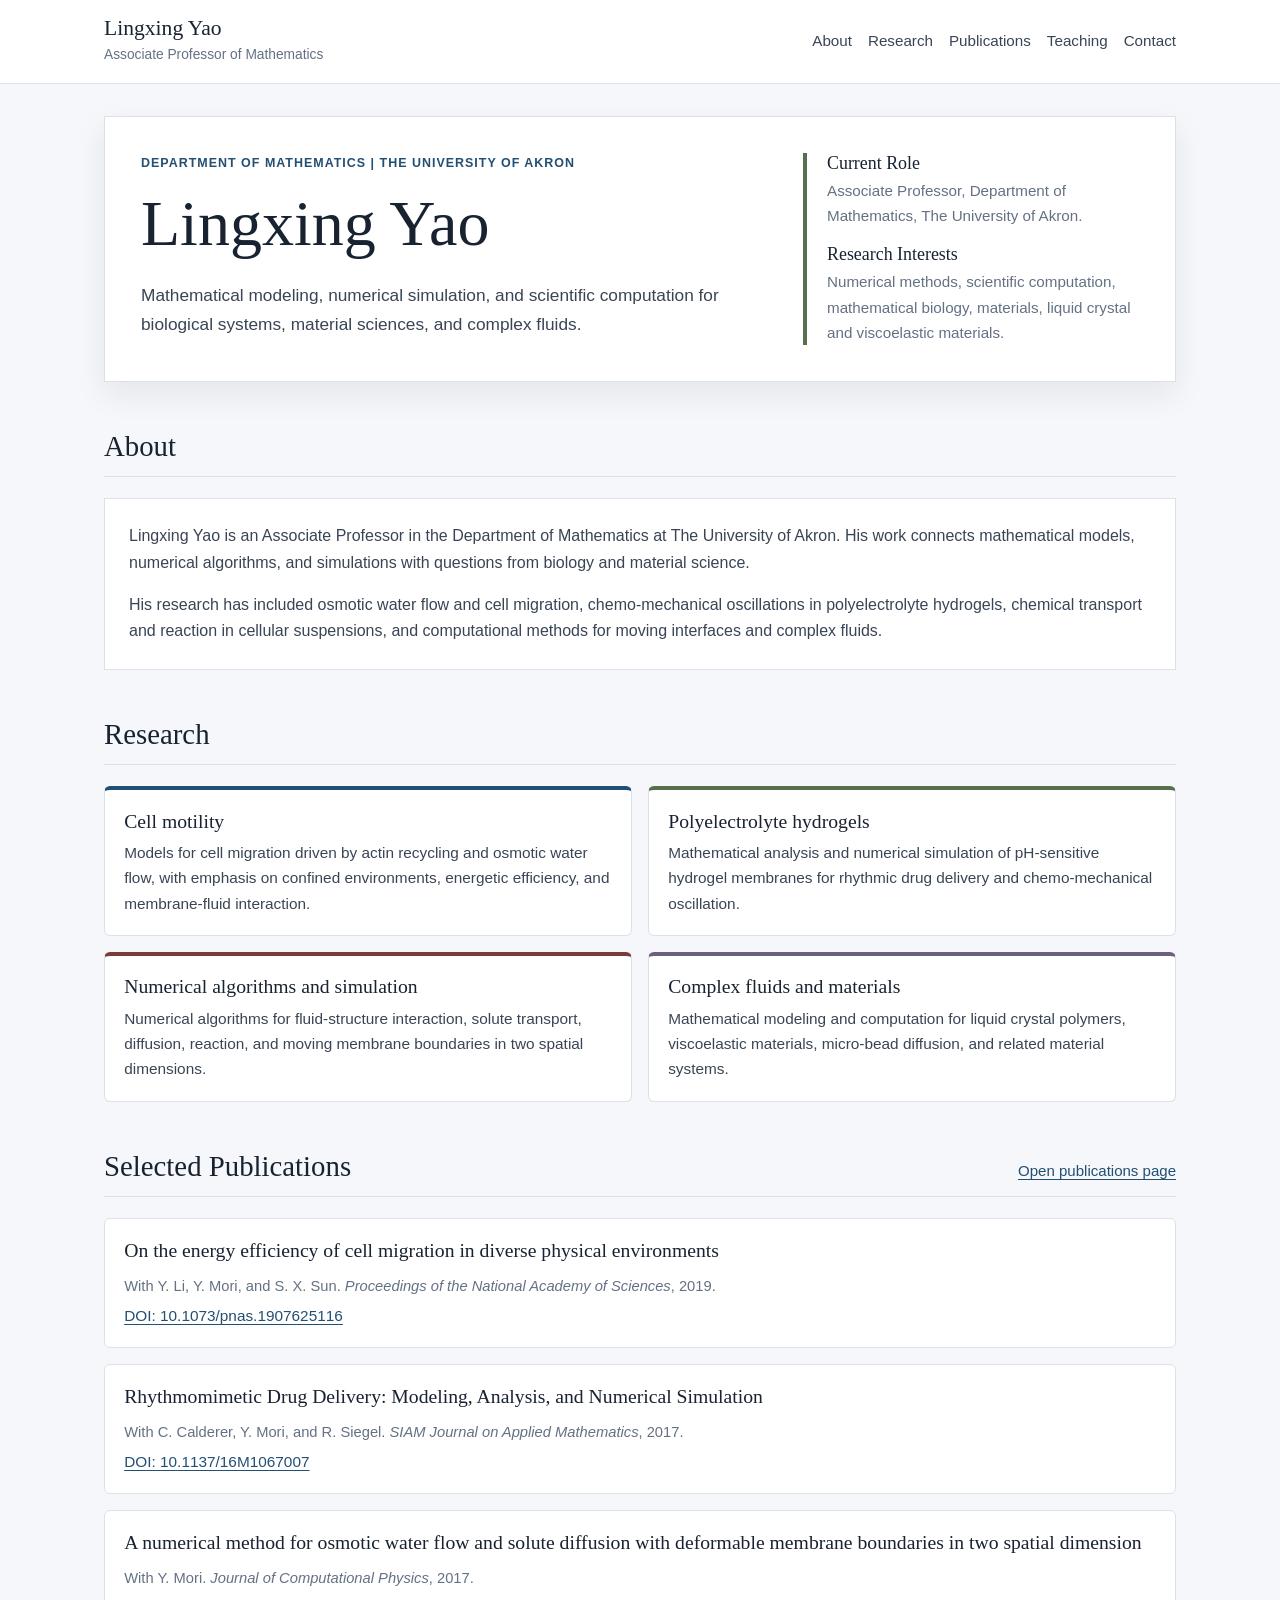
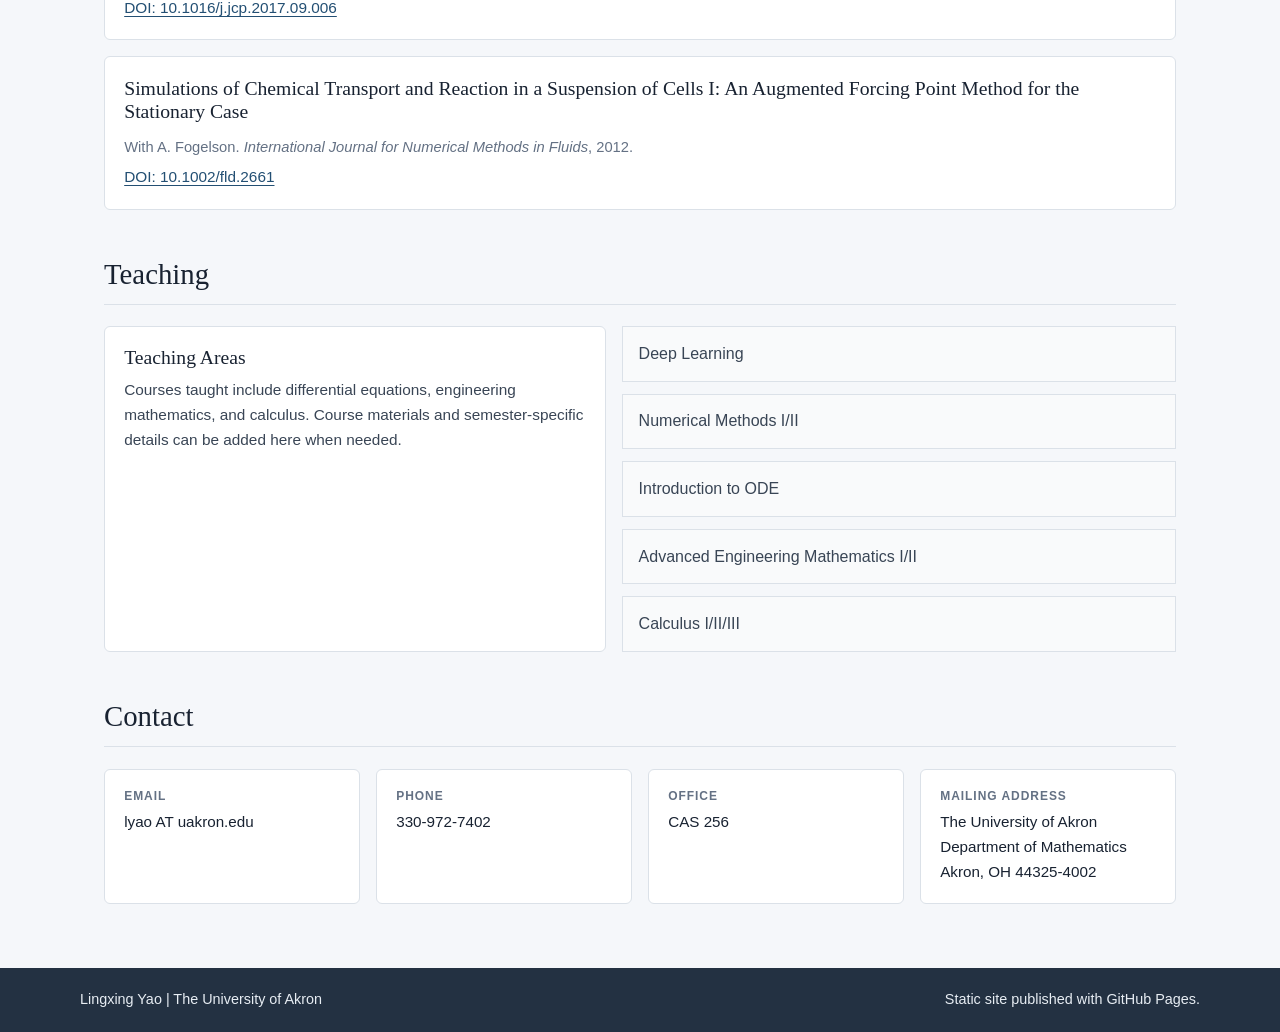
<file: index.html>
<!DOCTYPE html>
<html lang="en">
<head>
  <meta charset="UTF-8">
  <meta name="viewport" content="width=device-width, initial-scale=1.0">
  <meta name="description" content="Academic website for Lingxing Yao, Associate Professor in the Department of Mathematics at The University of Akron.">
  <title>Lingxing Yao | Mathematics</title>
  <style>
    :root {
      --ink: #182231;
      --text: #394555;
      --muted: #647184;
      --line: #dbe1e8;
      --paper: #ffffff;
      --bg: #f5f7fa;
      --navy: #234f73;
      --green: #586f4d;
      --maroon: #7a3b3b;
      --focus: #a65f2b;
      --shadow: 0 12px 30px rgba(24, 34, 49, 0.08);
    }

    * {
      box-sizing: border-box;
    }

    html {
      scroll-behavior: smooth;
    }

    body {
      margin: 0;
      background: var(--bg);
      color: var(--text);
      font-family: Arial, Helvetica, sans-serif;
      font-size: 16px;
      line-height: 1.65;
    }

    a {
      color: var(--navy);
      text-decoration-thickness: 1px;
      text-underline-offset: 3px;
    }

    a:hover {
      color: var(--maroon);
    }

    a:focus-visible,
    button:focus-visible {
      outline: 3px solid var(--focus);
      outline-offset: 3px;
    }

    h1,
    h2,
    h3 {
      color: var(--ink);
      font-family: Georgia, "Times New Roman", serif;
      font-weight: 500;
      line-height: 1.18;
      margin: 0;
    }

    p {
      margin: 0;
    }

    .site-header {
      background: var(--paper);
      border-bottom: 1px solid var(--line);
      position: sticky;
      top: 0;
      z-index: 10;
    }

    .header-inner {
      align-items: center;
      display: flex;
      gap: 1.25rem;
      justify-content: space-between;
      margin: 0 auto;
      max-width: 1120px;
      padding: 1rem 1.5rem;
    }

    .brand {
      min-width: 12rem;
    }

    .brand a {
      color: var(--ink);
      text-decoration: none;
    }

    .brand-name {
      display: block;
      font-family: Georgia, "Times New Roman", serif;
      font-size: 1.35rem;
      line-height: 1.2;
    }

    .brand-role {
      color: var(--muted);
      display: block;
      font-size: 0.86rem;
      margin-top: 0.15rem;
    }

    .site-nav {
      align-items: center;
      display: flex;
      flex-wrap: wrap;
      gap: 0.45rem 1rem;
      justify-content: flex-end;
    }

    .site-nav a {
      border-bottom: 2px solid transparent;
      color: var(--text);
      font-size: 0.95rem;
      padding: 0.25rem 0;
      text-decoration: none;
    }

    .site-nav a:hover {
      border-bottom-color: var(--green);
      color: var(--ink);
    }

    main {
      margin: 0 auto;
      max-width: 1120px;
      padding: 2rem 1.5rem 4rem;
    }

    .hero {
      background: var(--paper);
      border: 1px solid var(--line);
      box-shadow: var(--shadow);
      display: grid;
      gap: 2rem;
      grid-template-columns: minmax(0, 1.5fr) minmax(260px, 0.8fr);
      padding: 2.25rem;
    }

    .eyebrow {
      color: var(--navy);
      font-size: 0.78rem;
      font-weight: 700;
      letter-spacing: 0.08em;
      margin-bottom: 0.75rem;
      text-transform: uppercase;
    }

    .hero h1 {
      font-size: clamp(2.2rem, 5vw, 4.25rem);
      max-width: 12ch;
    }

    .hero-summary {
      color: var(--text);
      font-size: 1.08rem;
      margin-top: 1.25rem;
      max-width: 680px;
    }

    .hero-meta {
      border-left: 4px solid var(--green);
      display: flex;
      flex-direction: column;
      gap: 1rem;
      padding-left: 1.25rem;
    }

    .meta-group h2 {
      font-size: 1.12rem;
      margin-bottom: 0.25rem;
    }

    .meta-group p {
      color: var(--muted);
      font-size: 0.95rem;
    }

    .section {
      padding-top: 3rem;
    }

    .section-header {
      align-items: end;
      border-bottom: 1px solid var(--line);
      display: flex;
      gap: 1rem;
      justify-content: space-between;
      margin-bottom: 1.35rem;
      padding-bottom: 0.75rem;
    }

    .section-header h2 {
      font-size: 1.8rem;
    }

    .section-note {
      color: var(--muted);
      font-size: 0.94rem;
      max-width: 520px;
    }

    .about-panel {
      background: var(--paper);
      border: 1px solid var(--line);
      padding: 1.5rem;
    }

    .about-panel p + p {
      margin-top: 1rem;
    }

    .research-grid {
      display: grid;
      gap: 1rem;
      grid-template-columns: repeat(2, minmax(0, 1fr));
    }

    .research-card,
    .publication,
    .teaching-card,
    .contact-card {
      background: var(--paper);
      border: 1px solid var(--line);
      border-radius: 6px;
      padding: 1.2rem;
    }

    .research-card {
      border-top: 4px solid var(--navy);
    }

    .research-card:nth-child(2) {
      border-top-color: var(--green);
    }

    .research-card:nth-child(3) {
      border-top-color: var(--maroon);
    }

    .research-card:nth-child(4) {
      border-top-color: #6d607d;
    }

    .research-card h3,
    .publication h3,
    .teaching-card h3 {
      font-size: 1.23rem;
      margin-bottom: 0.45rem;
    }

    .research-card p,
    .publication p,
    .teaching-card p {
      color: var(--text);
      font-size: 0.96rem;
    }

    .publication-list {
      display: grid;
      gap: 1rem;
    }

    .publication {
      display: grid;
      gap: 0.3rem;
    }

    .publication .venue {
      color: var(--muted);
      font-size: 0.92rem;
    }

    .teaching-layout {
      display: grid;
      gap: 1rem;
      grid-template-columns: minmax(0, 0.95fr) minmax(0, 1.05fr);
    }

    .course-list {
      display: grid;
      gap: 0.75rem;
      margin: 0;
      padding: 0;
    }

    .course-list li {
      background: #f9fafb;
      border: 1px solid var(--line);
      list-style: none;
      padding: 0.85rem 1rem;
    }

    .contact-layout {
      display: grid;
      gap: 1rem;
      grid-template-columns: repeat(4, minmax(0, 1fr));
    }

    .contact-card h3 {
      color: var(--muted);
      font-family: Arial, Helvetica, sans-serif;
      font-size: 0.75rem;
      font-weight: 700;
      letter-spacing: 0.08em;
      margin: 0 0 0.35rem;
      text-transform: uppercase;
    }

    .contact-card p {
      color: var(--ink);
      font-size: 0.95rem;
    }

    .site-footer {
      background: #233142;
      color: #e7edf3;
      font-size: 0.9rem;
      padding: 1.25rem 1.5rem;
    }

    .footer-inner {
      display: flex;
      flex-wrap: wrap;
      gap: 0.75rem 1.5rem;
      justify-content: space-between;
      margin: 0 auto;
      max-width: 1120px;
    }

    @media (max-width: 820px) {
      .header-inner,
      .section-header {
        align-items: flex-start;
        flex-direction: column;
      }

      .site-nav {
        justify-content: flex-start;
      }

      .hero,
      .research-grid,
      .teaching-layout,
      .contact-layout {
        grid-template-columns: 1fr;
      }

      .hero {
        padding: 1.5rem;
      }

      .hero h1 {
        max-width: none;
      }
    }

    @media (max-width: 520px) {
      main {
        padding: 1.25rem 1rem 3rem;
      }

      .header-inner {
        padding: 0.85rem 1rem;
      }

      .site-header {
        position: static;
      }

      .site-nav {
        gap: 0.35rem 0.8rem;
      }

      .section {
        padding-top: 2.25rem;
      }
    }
  </style>
</head>
<body>
  <header class="site-header">
    <div class="header-inner">
      <div class="brand">
        <a href="#top" aria-label="Lingxing Yao home">
          <span class="brand-name">Lingxing Yao</span>
          <span class="brand-role">Associate Professor of Mathematics</span>
        </a>
      </div>
      <nav class="site-nav" aria-label="Primary navigation">
        <a href="#about">About</a>
        <a href="#research">Research</a>
          <a href="./publications.html">Publications</a>
        <a href="#teaching">Teaching</a>
        <a href="#contact">Contact</a>
      </nav>
    </div>
  </header>

  <main id="top">
    <section class="hero" aria-labelledby="hero-title">
      <div>
        <p class="eyebrow">Department of Mathematics | The University of Akron</p>
        <h1 id="hero-title">Lingxing Yao</h1>
        <p class="hero-summary">
          Mathematical modeling, numerical simulation, and scientific computation for biological systems,
          material sciences, and complex fluids.
        </p>
      </div>
      <aside class="hero-meta" aria-label="Academic profile summary">
        <div class="meta-group">
          <h2>Current Role</h2>
          <p>Associate Professor, Department of Mathematics, The University of Akron.</p>
        </div>
        <div class="meta-group">
          <h2>Research Interests</h2>
          <p>Numerical methods, scientific computation, mathematical biology, materials, liquid crystal and viscoelastic materials.</p>
        </div>
      </aside>
    </section>

    <section class="section" id="about" aria-labelledby="about-title">
      <div class="section-header">
        <h2 id="about-title">About</h2>
        <p class="section-note"></p>
      </div>
      <div class="about-panel">
        <p>
          Lingxing Yao is an Associate Professor in the Department of Mathematics at The University of Akron.
          His work connects mathematical models, numerical algorithms, and simulations with questions from
          biology and material science.
        </p>
        <p>
          His research has included osmotic water flow and cell migration, chemo-mechanical oscillations in
          polyelectrolyte hydrogels, chemical transport and reaction in cellular suspensions, and computational
          methods for moving interfaces and complex fluids.
        </p>
      </div>
    </section>

    <section class="section" id="research" aria-labelledby="research-title">
      <div class="section-header">
        <h2 id="research-title">Research</h2>
        <p class="section-note"></p>
      </div>
      <div class="research-grid">
        <article class="research-card">
          <h3>Cell motility</h3>
          <p>
            Models for cell migration driven by actin recycling and osmotic water flow, with emphasis on
            confined environments, energetic efficiency, and membrane-fluid interaction.
          </p>
        </article>
        <article class="research-card">
          <h3>Polyelectrolyte hydrogels</h3>
          <p>
            Mathematical analysis and numerical simulation of pH-sensitive hydrogel membranes for rhythmic
            drug delivery and chemo-mechanical oscillation.
          </p>
        </article>
        <article class="research-card">
          <h3>Numerical algorithms and simulation</h3>
          <p>
            Numerical algorithms for fluid-structure interaction, solute transport, diffusion, reaction, and
            moving membrane boundaries in two spatial dimensions.
          </p>
        </article>
        <article class="research-card">
          <h3>Complex fluids and materials</h3>
          <p>
            Mathematical modeling and computation for liquid crystal polymers, viscoelastic materials,
            micro-bead diffusion, and related material systems.
          </p>
        </article>
      </div>
    </section>

    <section class="section" id="publications" aria-labelledby="publications-title">
      <div class="section-header">
        <h2 id="publications-title">Selected Publications</h2>
        <p class="section-note"><a href="./publications.html">Open publications page</a></p>
      </div>
      <div class="publication-list">
        <article class="publication">
          <h3>On the energy efficiency of cell migration in diverse physical environments</h3>
          <p class="venue">With Y. Li, Y. Mori, and S. X. Sun. <em>Proceedings of the National Academy of Sciences</em>, 2019.</p>
          <p><a href="https://doi.org/10.1073/pnas.1907625116">DOI: 10.1073/pnas.1907625116</a></p>
        </article>
        <article class="publication">
          <h3>Rhythmomimetic Drug Delivery: Modeling, Analysis, and Numerical Simulation</h3>
          <p class="venue">With C. Calderer, Y. Mori, and R. Siegel. <em>SIAM Journal on Applied Mathematics</em>, 2017.</p>
          <p><a href="https://epubs.siam.org/doi/abs/10.1137/16M1067007">DOI: 10.1137/16M1067007</a></p>
        </article>
        <article class="publication">
          <h3>A numerical method for osmotic water flow and solute diffusion with deformable membrane boundaries in two spatial dimension</h3>
          <p class="venue">With Y. Mori. <em>Journal of Computational Physics</em>, 2017.</p>
          <p><a href="https://doi.org/10.1016/j.jcp.2017.09.006">DOI: 10.1016/j.jcp.2017.09.006</a></p>
        </article>
        <article class="publication">
          <h3>Simulations of Chemical Transport and Reaction in a Suspension of Cells I: An Augmented Forcing Point Method for the Stationary Case</h3>
          <p class="venue">With A. Fogelson. <em>International Journal for Numerical Methods in Fluids</em>, 2012.</p>
          <p><a href="https://doi.org/10.1002/fld.2661">DOI: 10.1002/fld.2661</a></p>
        </article>
      </div>
    </section>

    <section class="section" id="teaching" aria-labelledby="teaching-title">
      <div class="section-header">
        <h2 id="teaching-title">Teaching</h2>
        <p class="section-note"></p>
      </div>
      <div class="teaching-layout">
        <article class="teaching-card">
          <h3>Teaching Areas</h3>
          <p>
            Courses taught include differential equations, engineering mathematics, and calculus. Course
            materials and semester-specific details can be added here when needed.
          </p>
        </article>
        <ul class="course-list" aria-label="Representative courses">
          <li>Deep Learning</li>
          <li>Numerical Methods I/II</li>
          <li>Introduction to ODE</li>
          <li>Advanced Engineering Mathematics I/II</li>
          <li>Calculus I/II/III</li>
        </ul>
      </div>
    </section>

    <section class="section" id="contact" aria-labelledby="contact-title">
      <div class="section-header">
        <h2 id="contact-title">Contact</h2>
        <p class="section-note"></p>
      </div>
      <div class="contact-layout">
        <article class="contact-card">
          <h3>Email</h3>
          <p>lyao AT uakron.edu</p>
        </article>
        <article class="contact-card">
          <h3>Phone</h3>
          <p>330-972-7402</p>
        </article>
        <article class="contact-card">
          <h3>Office</h3>
          <p>CAS 256</p>
        </article>
        <article class="contact-card">
          <h3>Mailing Address</h3>
          <p>The University of Akron<br>Department of Mathematics<br>Akron, OH 44325-4002</p>
        </article>
      </div>
    </section>
  </main>

  <footer class="site-footer">
    <div class="footer-inner">
      <span>Lingxing Yao | The University of Akron</span>
      <span>Static site published with GitHub Pages.</span>
    </div>
  </footer>
</body>
</html>
</file>
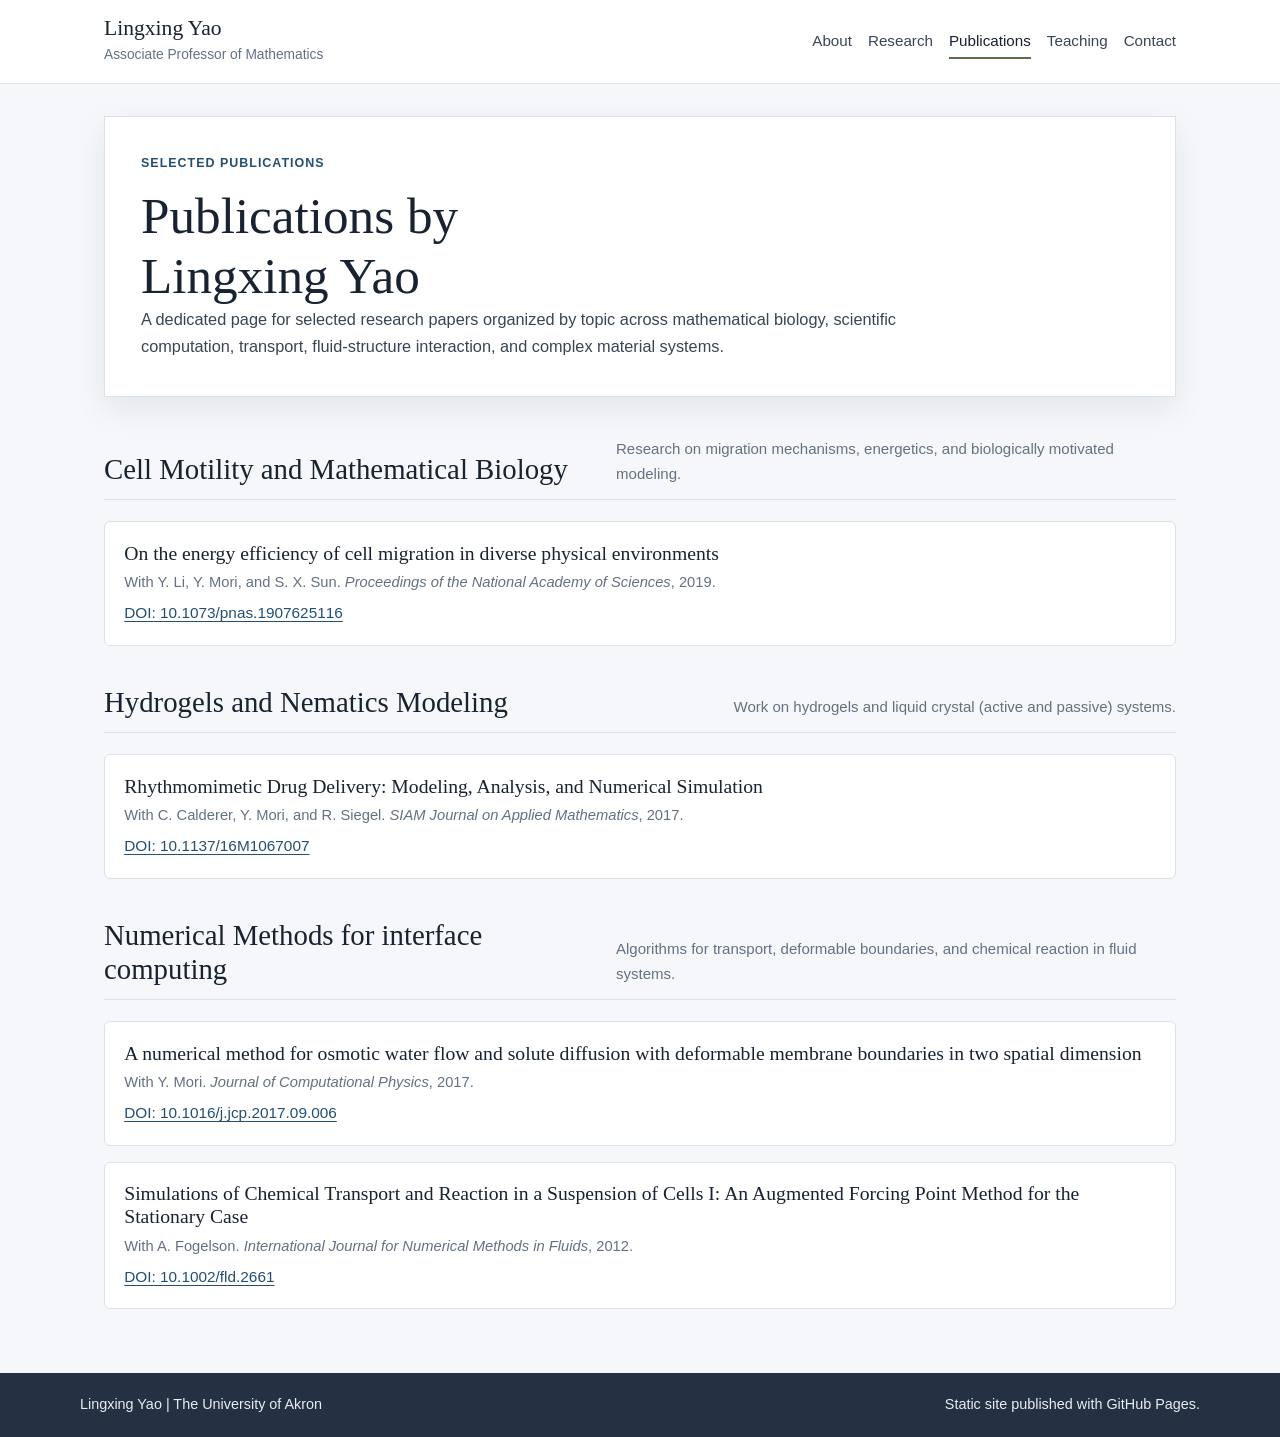
<file: publications.html>
<!DOCTYPE html>
<html lang="en">
<head>
  <meta charset="UTF-8">
  <meta name="viewport" content="width=device-width, initial-scale=1.0">
  <meta name="description" content="Selected publications by Lingxing Yao.">
  <title>Lingxing Yao | Publications</title>
  <style>
    :root {
      --ink: #182231;
      --text: #394555;
      --muted: #647184;
      --line: #dbe1e8;
      --paper: #ffffff;
      --bg: #f5f7fa;
      --navy: #234f73;
      --green: #586f4d;
      --maroon: #7a3b3b;
      --focus: #a65f2b;
      --shadow: 0 12px 30px rgba(24, 34, 49, 0.08);
    }

    * {
      box-sizing: border-box;
    }

    html {
      scroll-behavior: smooth;
    }

    body {
      margin: 0;
      background: var(--bg);
      color: var(--text);
      font-family: Arial, Helvetica, sans-serif;
      font-size: 16px;
      line-height: 1.65;
    }

    a {
      color: var(--navy);
      text-decoration-thickness: 1px;
      text-underline-offset: 3px;
    }

    a:hover {
      color: var(--maroon);
    }

    a:focus-visible {
      outline: 3px solid var(--focus);
      outline-offset: 3px;
    }

    h1,
    h2,
    h3 {
      color: var(--ink);
      font-family: Georgia, "Times New Roman", serif;
      font-weight: 500;
      line-height: 1.18;
      margin: 0;
    }

    p {
      margin: 0;
    }

    .site-header {
      background: var(--paper);
      border-bottom: 1px solid var(--line);
      position: sticky;
      top: 0;
      z-index: 10;
    }

    .header-inner {
      align-items: center;
      display: flex;
      gap: 1.25rem;
      justify-content: space-between;
      margin: 0 auto;
      max-width: 1120px;
      padding: 1rem 1.5rem;
    }

    .brand {
      min-width: 12rem;
    }

    .brand a {
      color: var(--ink);
      text-decoration: none;
    }

    .brand-name {
      display: block;
      font-family: Georgia, "Times New Roman", serif;
      font-size: 1.35rem;
      line-height: 1.2;
    }

    .brand-role {
      color: var(--muted);
      display: block;
      font-size: 0.86rem;
      margin-top: 0.15rem;
    }

    .site-nav {
      align-items: center;
      display: flex;
      flex-wrap: wrap;
      gap: 0.45rem 1rem;
      justify-content: flex-end;
    }

    .site-nav a {
      border-bottom: 2px solid transparent;
      color: var(--text);
      font-size: 0.95rem;
      padding: 0.25rem 0;
      text-decoration: none;
    }

    .site-nav a:hover,
    .site-nav a[aria-current="page"] {
      border-bottom-color: var(--green);
      color: var(--ink);
    }

    main {
      margin: 0 auto;
      max-width: 1120px;
      padding: 2rem 1.5rem 4rem;
    }

    .hero {
      background: var(--paper);
      border: 1px solid var(--line);
      box-shadow: var(--shadow);
      display: grid;
      gap: 1.5rem;
      padding: 2.25rem;
    }

    .eyebrow {
      color: var(--navy);
      font-size: 0.78rem;
      font-weight: 700;
      letter-spacing: 0.08em;
      margin-bottom: 0.75rem;
      text-transform: uppercase;
    }

    .hero h1 {
      font-size: clamp(2rem, 4vw, 3.4rem);
      max-width: 14ch;
    }

    .hero-summary {
      color: var(--text);
      font-size: 1.02rem;
      max-width: 760px;
    }

    .section {
      padding-top: 2.5rem;
    }

    .section-header {
      align-items: end;
      border-bottom: 1px solid var(--line);
      display: flex;
      gap: 1rem;
      justify-content: space-between;
      margin-bottom: 1.35rem;
      padding-bottom: 0.75rem;
    }

    .section-header h2 {
      font-size: 1.8rem;
    }

    .section-note {
      color: var(--muted);
      font-size: 0.94rem;
      max-width: 560px;
    }

    .publication-list {
      display: grid;
      gap: 1rem;
    }

    .publication {
      background: var(--paper);
      border: 1px solid var(--line);
      border-radius: 6px;
      display: grid;
      gap: 0.35rem;
      padding: 1.2rem;
    }

    .publication h3 {
      font-size: 1.23rem;
    }

    .publication p {
      color: var(--text);
      font-size: 0.96rem;
    }

    .publication .venue {
      color: var(--muted);
      font-size: 0.92rem;
    }

    .site-footer {
      background: #233142;
      color: #e7edf3;
      font-size: 0.9rem;
      padding: 1.25rem 1.5rem;
    }

    .footer-inner {
      display: flex;
      flex-wrap: wrap;
      gap: 0.75rem 1.5rem;
      justify-content: space-between;
      margin: 0 auto;
      max-width: 1120px;
    }

    @media (max-width: 820px) {
      .header-inner,
      .section-header {
        align-items: flex-start;
        flex-direction: column;
      }

      .site-nav {
        justify-content: flex-start;
      }

      .hero {
        padding: 1.5rem;
      }
    }

    @media (max-width: 520px) {
      main {
        padding: 1.25rem 1rem 3rem;
      }

      .header-inner {
        padding: 0.85rem 1rem;
      }

      .site-header {
        position: static;
      }

      .site-nav {
        gap: 0.35rem 0.8rem;
      }

      .section {
        padding-top: 2.25rem;
      }
    }
  </style>
</head>
<body>
  <header class="site-header">
    <div class="header-inner">
      <div class="brand">
        <a href="./index.html#top" aria-label="Lingxing Yao home">
          <span class="brand-name">Lingxing Yao</span>
          <span class="brand-role">Associate Professor of Mathematics</span>
        </a>
      </div>
      <nav class="site-nav" aria-label="Primary navigation">
        <a href="./index.html#about">About</a>
        <a href="./index.html#research">Research</a>
        <a href="./publications.html" aria-current="page">Publications</a>
        <a href="./index.html#teaching">Teaching</a>
        <a href="./index.html#contact">Contact</a>
      </nav>
    </div>
  </header>

  <main>
    <section class="hero" aria-labelledby="publications-hero-title">
      <div>
        <p class="eyebrow">Selected publications</p>
        <h1 id="publications-hero-title">Publications by Lingxing Yao</h1>
        <p class="hero-summary">
          A dedicated page for selected research papers organized by topic across mathematical
          biology, scientific computation, transport, fluid-structure interaction, and complex
          material systems.
        </p>
      </div>
    </section>

    <section class="section" aria-labelledby="cell-motility-publications-title">
      <div class="section-header">
        <h2 id="cell-motility-publications-title">Cell Motility and Mathematical Biology</h2>
        <p class="section-note">Research on migration mechanisms, energetics, and biologically motivated modeling.</p>
      </div>
      <div class="publication-list">
        <article class="publication">
          <h3>On the energy efficiency of cell migration in diverse physical environments</h3>
          <p class="venue">With Y. Li, Y. Mori, and S. X. Sun. <em>Proceedings of the National Academy of Sciences</em>, 2019.</p>
          <p><a href="https://doi.org/10.1073/pnas.1907625116">DOI: 10.1073/pnas.1907625116</a></p>
        </article>
      </div>
    </section>

    <section class="section" aria-labelledby="hydrogel-publications-title">
      <div class="section-header">
        <h2 id="hydrogel-publications-title">Hydrogels and Nematics Modeling</h2>
        <p class="section-note">Work on hydrogels and liquid crystal (active and passive) systems.</p>
      </div>
      <div class="publication-list">
        <article class="publication">
          <h3>Rhythmomimetic Drug Delivery: Modeling, Analysis, and Numerical Simulation</h3>
          <p class="venue">With C. Calderer, Y. Mori, and R. Siegel. <em>SIAM Journal on Applied Mathematics</em>, 2017.</p>
          <p><a href="https://epubs.siam.org/doi/abs/10.1137/16M1067007">DOI: 10.1137/16M1067007</a></p>
        </article>
      </div>
    </section>

    <section class="section" aria-labelledby="numerical-publications-title">
      <div class="section-header">
        <h2 id="numerical-publications-title">Numerical Methods for interface computing</h2>
        <p class="section-note">Algorithms for transport, deformable boundaries, and chemical reaction in fluid systems.</p>
      </div>
      <div class="publication-list">
        <article class="publication">
          <h3>A numerical method for osmotic water flow and solute diffusion with deformable membrane boundaries in two spatial dimension</h3>
          <p class="venue">With Y. Mori. <em>Journal of Computational Physics</em>, 2017.</p>
          <p><a href="https://doi.org/10.1016/j.jcp.2017.09.006">DOI: 10.1016/j.jcp.2017.09.006</a></p>
        </article>
        <article class="publication">
          <h3>Simulations of Chemical Transport and Reaction in a Suspension of Cells I: An Augmented Forcing Point Method for the Stationary Case</h3>
          <p class="venue">With A. Fogelson. <em>International Journal for Numerical Methods in Fluids</em>, 2012.</p>
          <p><a href="https://doi.org/10.1002/fld.2661">DOI: 10.1002/fld.2661</a></p>
        </article>
      </div>
    </section>
  </main>

  <footer class="site-footer">
    <div class="footer-inner">
      <span>Lingxing Yao | The University of Akron</span>
      <span>Static site published with GitHub Pages.</span>
    </div>
  </footer>
</body>
</html>
</file>
